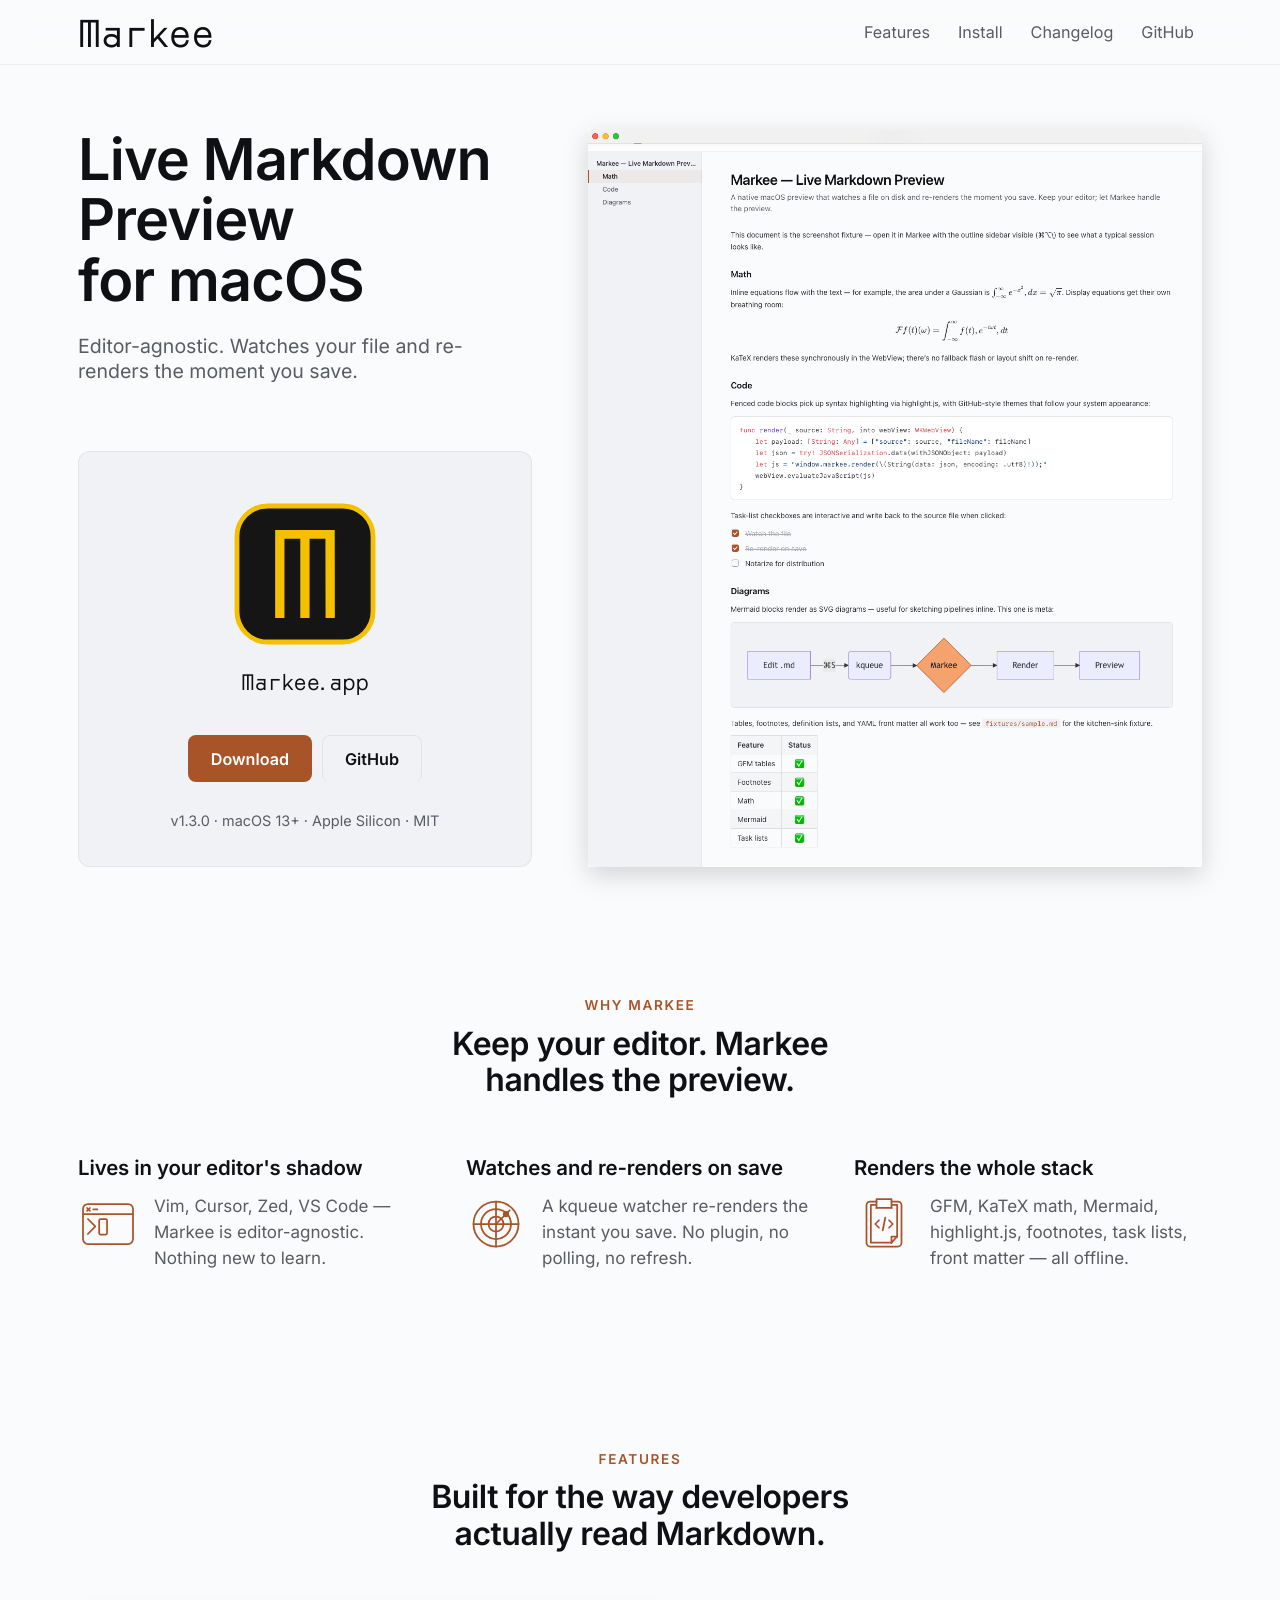
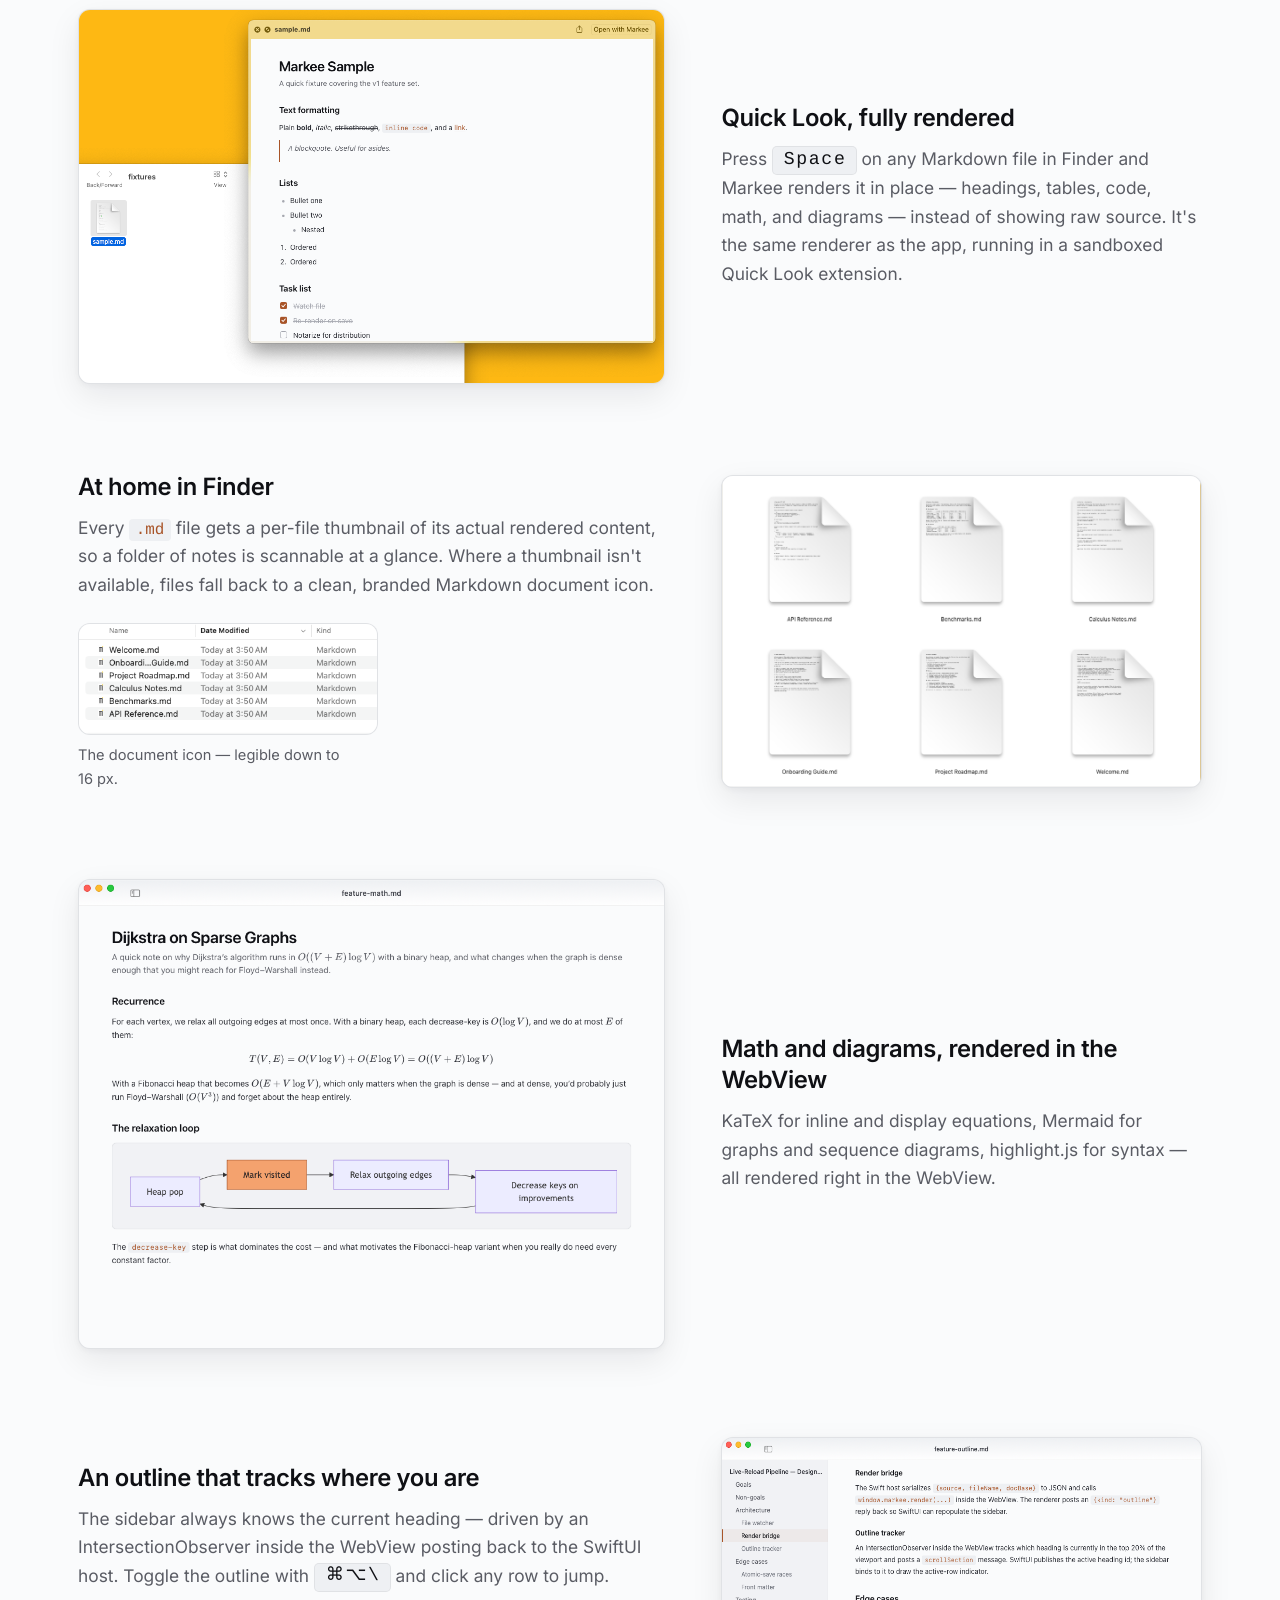
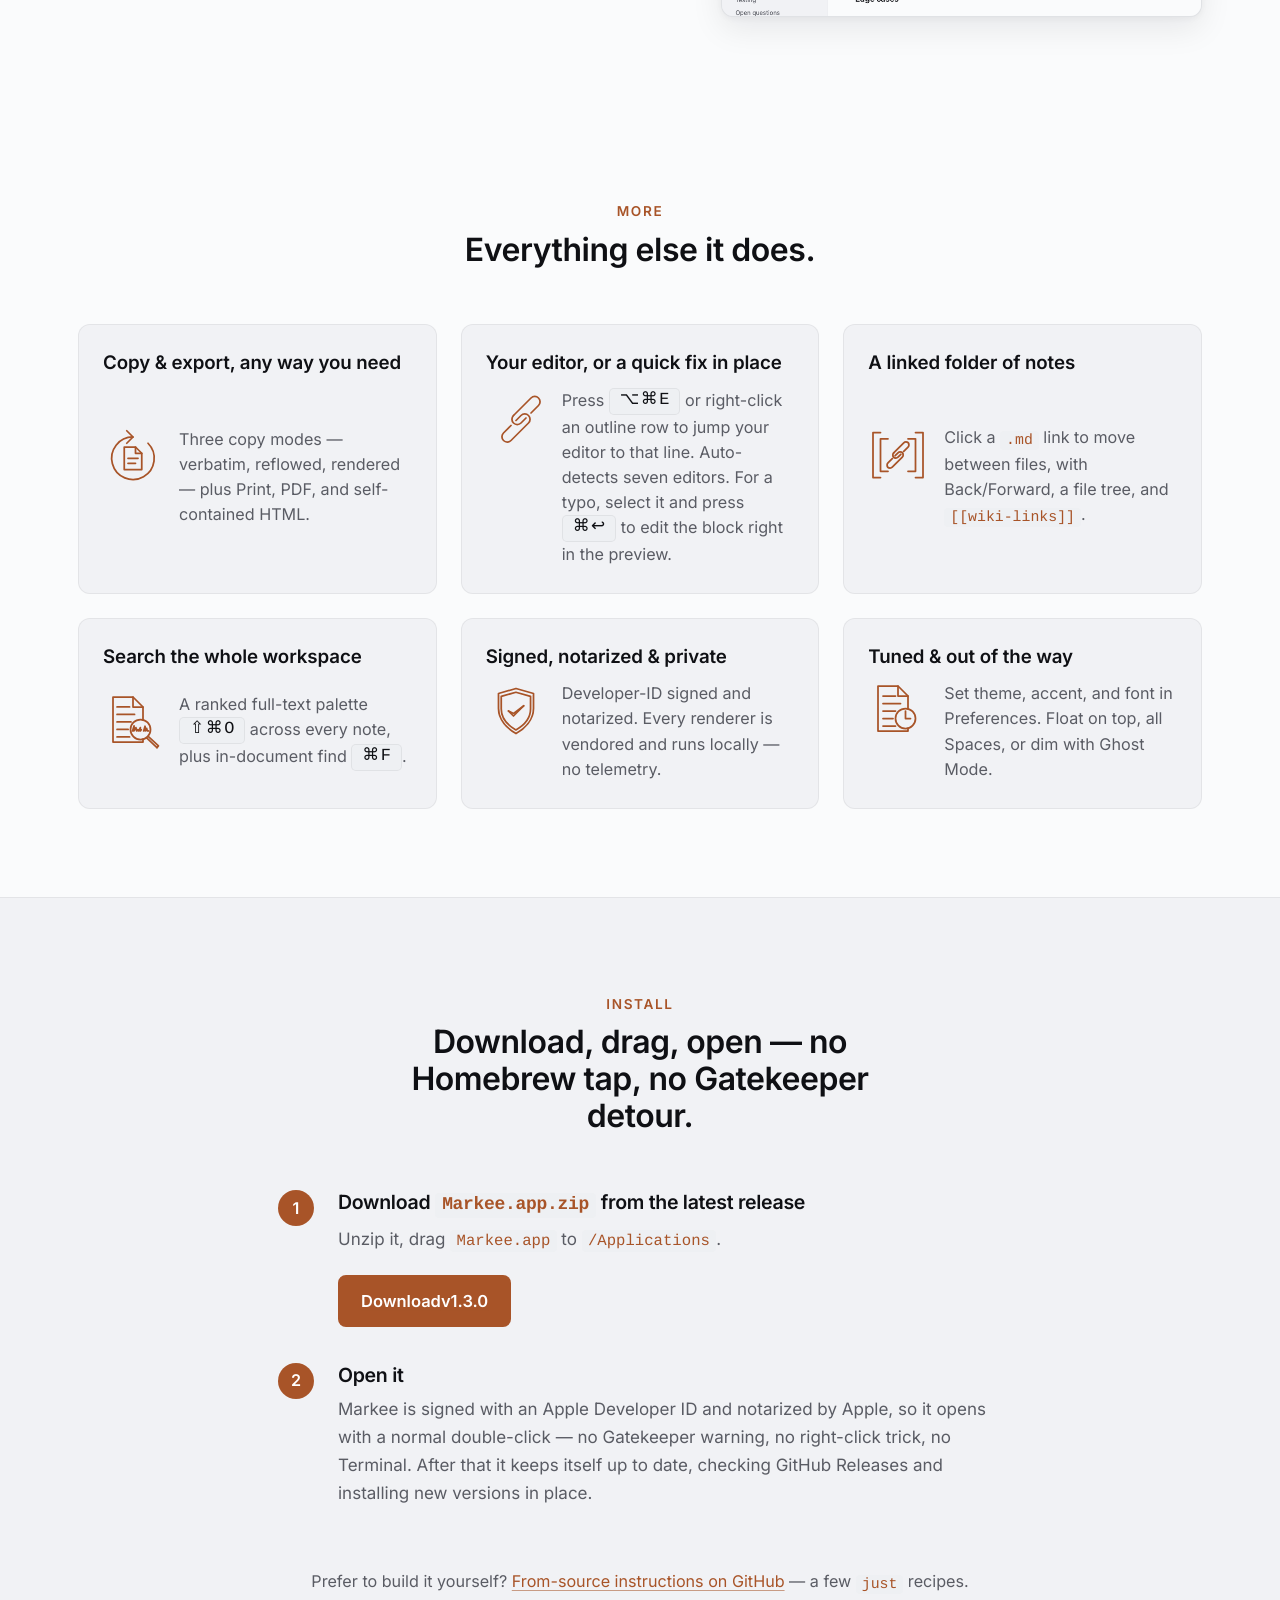
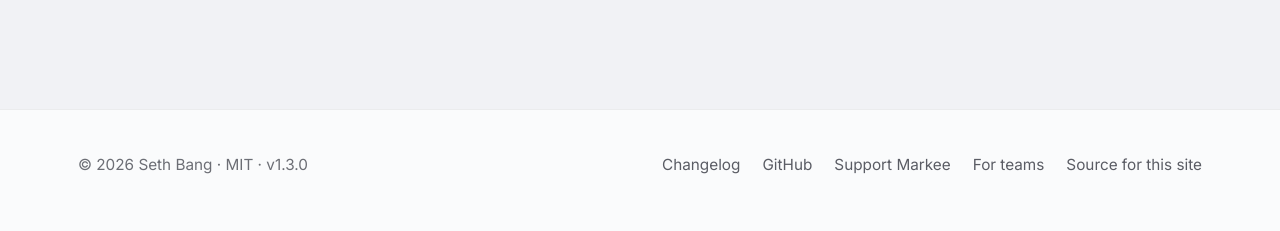
<file: site/index.html>
<!doctype html>
<html lang="en">
<head>
  <meta charset="utf-8">
  <meta name="viewport" content="width=device-width, initial-scale=1">
  <title>Markee — Live Markdown Preview for macOS</title>
  <meta name="description" content="A native macOS Markdown preview app that watches a file on disk and re-renders the moment you save. Editor-agnostic.">

  <meta property="og:title" content="Markee — Live Markdown Preview for macOS">
  <meta property="og:description" content="Editor-agnostic. Watches your file and re-renders the moment you save.">
  <meta property="og:image" content="https://markee.sbang.dev/img/window-dark.png">
  <meta property="og:url" content="https://markee.sbang.dev">
  <meta name="twitter:card" content="summary_large_image">

  <link rel="icon" type="image/svg+xml" href="img/app-icon.svg">
  <link rel="stylesheet" href="style.css">
</head>
<body>

<header class="site-header">
  <div class="container site-header-row">
    <a href="/" class="brand" aria-label="Markee home">
      <span class="brand-name">Markee</span>
    </a>
    <nav class="site-nav">
      <a href="#features">Features</a>
      <a href="#install">Install</a>
      <a href="https://github.com/sethbang/markee/blob/main/CHANGELOG.md">Changelog</a>
      <a href="https://github.com/sethbang/markee">GitHub</a>
    </nav>
  </div>
</header>

<main>
  <section class="hero">
    <div class="container hero-row">
      <div class="hero-copy">
        <div class="hero-intro">
          <h1>Live&nbsp;Markdown<br>Preview for&nbsp;macOS</h1>
          <p class="hero-sub">
            Editor-agnostic. Watches your file and re-renders the moment you save.
          </p>
        </div>
        <div class="hero-install">
          <div class="hero-install-brand">
            <img class="hero-install-icon" src="img/app-icon.svg" alt="" width="180" height="180">
            <p class="hero-install-name">Markee.app</p>
          </div>
          <div class="hero-install-ctas">
            <a class="btn btn-primary" href="https://github.com/sethbang/markee/releases/latest">Download</a>
            <a class="btn btn-ghost" href="https://github.com/sethbang/markee">GitHub</a>
          </div>
          <p class="hero-install-meta"><span class="js-version">v1.3.0</span> · macOS&nbsp;13+ · Apple&nbsp;Silicon · MIT</p>
        </div>
      </div>
      <div class="hero-art">
        <div class="hero-glow" aria-hidden="true"></div>
        <picture>
          <source media="(prefers-color-scheme: dark)" srcset="img/window-dark.png">
          <source media="(prefers-color-scheme: light)" srcset="img/window-light.png">
          <img src="img/window-light.png" alt="Markee window showing a Markdown file with outline sidebar, KaTeX equation, syntax-highlighted code, and a Mermaid diagram." width="1188" height="1428">
        </picture>
      </div>
    </div>
  </section>

  <section class="pillars">
    <div class="container">
      <header class="section-header">
        <p class="kicker">Why Markee</p>
        <h2>Keep your editor. Markee handles the preview.</h2>
      </header>
      <div class="pillars-grid">

        <div class="pillar">
          <div class="card-glyph" aria-hidden="true">
            <svg viewBox="0 0 24 24" width="64" height="64" fill="none" stroke-linecap="round" stroke-linejoin="round" stroke-miterlimit="1.5">
              <g><g><path d="M3.619,5.599L4.758,6.739" fill="none" stroke="currentColor" stroke-width="0.5"/><path d="M4.758,5.599L3.619,6.739" fill="none" stroke="currentColor" stroke-width="0.5"/><path d="M7.744,6.169L6.133,6.169" fill="none" stroke="currentColor" stroke-width="0.5"/></g><path d="M22,6L22,18C22,19.104 21.104,20 20,20L4,20C2.896,20 2,19.104 2,18L2,6C2,4.896 2.896,4 4,4L20,4C21.104,4 22,4.896 22,6Z" fill="none" stroke="currentColor" stroke-width="0.5" stroke-miterlimit="4"/><path d="M2,8L22,8" fill="none" fill-rule="nonzero" stroke="currentColor" stroke-width="0.5" stroke-miterlimit="4"/><path d="M3.965,10L6.925,12.954L3.965,16" fill="none" fill-rule="nonzero" stroke="currentColor" stroke-width="0.5" stroke-miterlimit="4"/><path d="M11.619,10.559L11.619,15.711C11.619,15.987 11.395,16.211 11.119,16.211L8.968,16.211C8.692,16.211 8.468,15.987 8.468,15.711L8.468,10.559C8.468,10.283 8.692,10.059 8.968,10.059L11.119,10.059C11.395,10.059 11.619,10.283 11.619,10.559Z" fill="none" stroke="currentColor" stroke-width="0.5" stroke-miterlimit="4"/></g>
            </svg>
          </div>
          <h3>Lives in your editor's shadow</h3>
          <p>Vim, Cursor, Zed, VS Code — Markee is editor-agnostic. Nothing new to learn.</p>
        </div>

        <div class="pillar">
          <div class="card-glyph" aria-hidden="true">
            <svg viewBox="0 0 24 24" width="64" height="64" fill="none" stroke-linecap="round" stroke-linejoin="round">
              <g data-role="silhouette"><circle cx="12" cy="12" r="9" fill="none" stroke="currentColor" stroke-width=".5"/></g><g data-role="structure"><circle cx="12" cy="12" r="6" fill="none" stroke="currentColor" stroke-width=".5"/><circle cx="12" cy="12" r="3" fill="none" stroke="currentColor" stroke-width=".5"/><polyline points="3,12 21,12" fill="none" stroke="currentColor" stroke-width=".5"/><polyline points="12,3 12,21" fill="none" stroke="currentColor" stroke-width=".5"/></g><g data-role="accent"><polyline points="12,12 17.5,6.5" fill="none" stroke="currentColor" stroke-width=".5"/><circle cx="16" cy="8" r=".9" fill="currentColor" stroke="currentColor" stroke-width=".5"/></g>
            </svg>
          </div>
          <h3>Watches and re-renders on save</h3>
          <p>A kqueue watcher re-renders the instant you save. No plugin, no polling, no refresh.</p>
        </div>

        <div class="pillar">
          <div class="card-glyph" aria-hidden="true">
            <svg viewBox="0 0 24 24" width="64" height="64" fill="none" stroke-linecap="round" stroke-linejoin="round">
              <g><path d="M15.019,3L17.5,3C18.328,3 19,3.672 19,4.5L19,19.5C19,20.328 18.328,21 17.5,21L6.5,21C5.672,21 5,20.328 5,19.5L5,4.5C5,3.672 5.672,3 6.5,3L9.01,3" fill="none" stroke="currentColor" stroke-width="0.5"/></g><g><path d="M15.161,4.365L17.258,4.365L17.258,17.012" fill="none" stroke="currentColor" stroke-width="0.5"/><path d="M17.258,17.012L15.001,19.47" fill="none" stroke="currentColor" stroke-width="0.5"/><path d="M15.001,19.47L6.742,19.47L6.742,4.365L8.861,4.365" fill="none" stroke="currentColor" stroke-width="0.5"/><path d="M15.001,19.47L15.001,17.012L17.24,17.012" fill="none" stroke="currentColor" stroke-width="0.5" stroke-miterlimit="1.5"/><path d="M9,5.596L9,2.096L15,2.096L15,5.596" fill="none" fill-rule="nonzero" stroke="currentColor" stroke-width="0.5"/><path d="M9,5.596L15,5.596" fill="none" stroke="currentColor" stroke-width="0.5" stroke-miterlimit="1.5"/></g><g><path d="M10,10.5L8.5,12L10,13.5" fill="none" fill-rule="nonzero" stroke="currentColor" stroke-width="0.5"/><path d="M14,10.5L15.5,12L14,13.5" fill="none" fill-rule="nonzero" stroke="currentColor" stroke-width="0.5"/><path d="M12.5,9.5L11.5,14.5" fill="none" fill-rule="nonzero" stroke="currentColor" stroke-width="0.5"/></g>
            </svg>
          </div>
          <h3>Renders the whole stack</h3>
          <p>GFM, KaTeX math, Mermaid, highlight.js, footnotes, task lists, front matter — all offline.</p>
        </div>

      </div>
    </div>
  </section>

  <section id="features" class="features">
    <div class="container">

      <header class="section-header">
        <p class="kicker">Features</p>
        <h2>Built for the way developers actually read Markdown.</h2>
      </header>

      <div class="feature-row reveal">
        <figure class="feature-art">
          <picture>
            <source media="(prefers-color-scheme: dark)" srcset="img/preview-dark.png" width="1170" height="746">
            <source media="(prefers-color-scheme: light)" srcset="img/preview-light.png" width="1164" height="742">
            <img src="img/preview-light.png" alt="A macOS Quick Look window showing a Markdown file rendered by Markee — headings, text, and code — instead of raw source." width="1164" height="742">
          </picture>
        </figure>
        <div class="feature-copy">
          <h3>Quick Look, fully rendered</h3>
          <p>Press <kbd>Space</kbd> on any Markdown file in Finder and Markee renders it in place — headings, tables, code, math, and diagrams — instead of showing raw source. It's the same renderer as the app, running in a sandboxed Quick Look extension.</p>
        </div>
      </div>

      <div class="feature-row feature-row-reverse reveal">
        <figure class="feature-art">
          <picture>
            <source media="(prefers-color-scheme: dark)" srcset="img/thumbnails-dark.png" width="1078" height="697">
            <source media="(prefers-color-scheme: light)" srcset="img/thumbnails-light.png" width="1080" height="701">
            <img src="img/thumbnails-light.png" alt="A Finder window in icon view showing several Markdown files, each with a per-file thumbnail of its rendered content." width="1080" height="701">
          </picture>
        </figure>
        <div class="feature-copy">
          <h3>At home in Finder</h3>
          <p>Every <code>.md</code> file gets a per-file thumbnail of its actual rendered content, so a folder of notes is scannable at a glance. Where a thumbnail isn't available, files fall back to a clean, branded Markdown document icon.</p>
          <figure class="feature-inline">
            <picture>
              <source media="(prefers-color-scheme: dark)" srcset="img/icon-dark.png" width="456" height="173">
              <source media="(prefers-color-scheme: light)" srcset="img/icon-light.png" width="466" height="172">
              <img src="img/icon-light.png" alt="The Markee Markdown document icon shown at small size — a white page carrying the Markee M mark." width="466" height="172">
            </picture>
            <figcaption>The document icon — legible down to 16&nbsp;px.</figcaption>
          </figure>
        </div>
      </div>

      <div class="feature-row reveal">
        <figure class="feature-art">
          <picture>
            <source media="(prefers-color-scheme: dark)" srcset="img/feature-math-dark.png" width="1000" height="753">
            <source media="(prefers-color-scheme: light)" srcset="img/feature-math-light.png" width="1000" height="800">
            <img src="img/feature-math-light.png" alt="Zoomed view of Markee showing a KaTeX display equation next to a Mermaid diagram." width="1000" height="800">
          </picture>
        </figure>
        <div class="feature-copy">
          <h3>Math and diagrams, rendered in the WebView</h3>
          <p>KaTeX for inline and display equations, Mermaid for graphs and sequence diagrams, highlight.js for syntax — all rendered right in the WebView.</p>
        </div>
      </div>

      <div class="feature-row feature-row-reverse reveal">
        <figure class="feature-art">
          <picture>
            <source media="(prefers-color-scheme: dark)" srcset="img/feature-outline-dark.png" width="1000" height="367">
            <source media="(prefers-color-scheme: light)" srcset="img/feature-outline-light.png" width="993" height="347">
            <img src="img/feature-outline-light.png" alt="Zoomed view of Markee's outline sidebar with one heading row highlighted in accent orange." width="993" height="347">
          </picture>
        </figure>
        <div class="feature-copy">
          <h3>An outline that tracks where you are</h3>
          <p>The sidebar always knows the current heading — driven by an IntersectionObserver inside the WebView posting back to the SwiftUI host. Toggle the outline with <kbd>⌘⌥\</kbd> and click any row to jump.</p>
        </div>
      </div>

    </div>
  </section>

  <section class="extras">
    <div class="container">
      <header class="section-header">
        <p class="kicker">More</p>
        <h2>Everything else it does.</h2>
      </header>
      <div class="extras-grid">

        <div class="extra-card">
          <div class="card-glyph" aria-hidden="true">
            <svg viewBox="0 0 24 24" width="64" height="64" fill="none" stroke-linecap="round" stroke-linejoin="round">
              <g data-role="silhouette"><polygon points="8.5,8 13,8 15.5,10.5 15.5,17 8.5,17" fill="none" stroke="currentColor" stroke-width=".5"/></g><g data-role="structure"><polyline points="13,8 13,10.5 15.5,10.5" fill="none" stroke="currentColor" stroke-width=".5"/><polyline points="10,12.5 14,12.5" fill="none" stroke="currentColor" stroke-width=".5"/><polyline points="10,14.5 13,14.5" fill="none" stroke="currentColor" stroke-width=".5"/></g><g data-role="accent"><path d="M 18 6.5 A 8.5 8.5 0 1 1 12 4" fill="none" stroke="currentColor" stroke-width=".5"/><polyline points="9.5,1.5 12,4 9.5,6.5" fill="none" stroke="currentColor" stroke-width=".5"/></g>
            </svg>
          </div>
          <h3>Copy & export, any way you need</h3>
          <p>Three copy modes — verbatim, reflowed, rendered — plus Print, PDF, and self-contained HTML.</p>
        </div>

        <div class="extra-card">
          <div class="card-glyph" aria-hidden="true">
            <svg viewBox="0 0 24 24" width="64" height="64" fill="none" stroke-linecap="round" stroke-linejoin="round">
              <g data-role="silhouette"><path d="M 11 11 L 18 4 A 2.12 2.12 0 0 1 21 7 L 18 10" fill="none" stroke="currentColor" stroke-width=".5"/><path d="M 16 12 L 14 14 A 2.12 2.12 0 0 1 11 11" fill="none" stroke="currentColor" stroke-width=".5"/></g><g data-role="structure"><path d="M 12 13 L 14 11 A 2.12 2.12 0 0 1 17 14 L 10 21 A 2.12 2.12 0 0 1 7 18 L 10 15" fill="none" stroke="currentColor" stroke-width=".5"/></g>
            </svg>
          </div>
          <h3>Your editor, or a quick fix in place</h3>
          <p>Press <kbd>⌥⌘E</kbd> or right-click an outline row to jump your editor to that line. Auto-detects seven editors. For a typo, select it and press <kbd>⌘↩</kbd> to edit the block right in the preview.</p>
        </div>

        <div class="extra-card">
          <div class="card-glyph" aria-hidden="true">
            <svg viewBox="0 0 24 24" width="64" height="64" fill="none" stroke-linecap="round" stroke-linejoin="round">
              <path d="M8,5.5L5,5.5L5,18.5L8,18.5" fill="none" fill-rule="nonzero" stroke="currentColor" stroke-width="0.5"/><path d="M16,5.5L19,5.5L19,18.5L16,18.5" fill="none" fill-rule="nonzero" stroke="currentColor" stroke-width="0.5"/><g><path d="M5,3L2,3L2,21L5,21" fill="none" fill-rule="nonzero" stroke="currentColor" stroke-width="0.5"/><path d="M19,3L22,3L22,21L19,21" fill="none" fill-rule="nonzero" stroke="currentColor" stroke-width="0.5"/></g><g><g><path d="M10.28,11.14L14.294,7.125C14.522,6.897 14.832,6.769 15.154,6.769C15.821,6.769 16.371,7.318 16.371,7.986C16.371,8.308 16.242,8.618 16.014,8.846L14.294,10.566" fill="none" fill-rule="nonzero" stroke="currentColor" stroke-width="0.5"/><path d="M13.147,11.713L12,12.86C11.772,13.088 11.462,13.217 11.14,13.217C10.472,13.217 9.923,12.667 9.923,12C9.923,11.677 10.052,11.368 10.28,11.14" fill="none" fill-rule="nonzero" stroke="currentColor" stroke-width="0.5"/></g><g><path d="M10.853,12.287L12,11.14C12.228,10.912 12.538,10.783 12.86,10.783C13.528,10.783 14.077,11.333 14.077,12C14.077,12.323 13.948,12.632 13.72,12.86L9.706,16.875C9.478,17.103 9.168,17.231 8.846,17.231C8.179,17.231 7.629,16.682 7.629,16.014C7.629,15.692 7.758,15.382 7.986,15.154L9.706,13.434" fill="none" fill-rule="nonzero" stroke="currentColor" stroke-width="0.5"/></g></g>
            </svg>
          </div>
          <h3>A linked folder of notes</h3>
          <p>Click a <code>.md</code> link to move between files, with Back/Forward, a file tree, and <code>[[wiki-links]]</code>.</p>
        </div>

        <div class="extra-card">
          <div class="card-glyph" aria-hidden="true">
            <svg viewBox="0 0 24 24" width="64" height="64" fill="none" stroke-linecap="round" stroke-linejoin="round">
              <g><path d="M16,18.865l0,1.135l-12,-0l0,-18l8,-0l4,4l0,5.158" fill="none" fill-rule="nonzero" stroke="currentColor" stroke-width="0.5"/><path d="M12,2l0,4l4,0" fill="none" fill-rule="nonzero" stroke="currentColor" stroke-width="0.5"/><path d="M5.617,5.986l5,0" fill="none" fill-rule="nonzero" stroke="currentColor" stroke-width="0.5"/><path d="M5.617,8.986l7,0" fill="none" fill-rule="nonzero" stroke="currentColor" stroke-width="0.5"/><path d="M5.617,11.986l5.575,0" fill="none" fill-rule="nonzero" stroke="currentColor" stroke-width="0.5"/><path d="M5.617,14.986l4.432,0" fill="none" fill-rule="nonzero" stroke="currentColor" stroke-width="0.5"/><path d="M11.825,15.576l0.589,-2.025l-0,2.025l0.731,-1.348l0.35,1.348l0.425,-0.513l0.36,0.513l0.653,-1.348l-0,1.348l0.367,-0.513" fill="none" fill-rule="nonzero" stroke="currentColor" stroke-width="0.5"/><path d="M16.269,15.576l0.554,-1.876l0.15,1.876l0.485,-1.013l0.297,1.013l0.365,-0" fill="none" fill-rule="nonzero" stroke="currentColor" stroke-width="0.5"/><path d="M5.617,17.986l5,0" fill="none" fill-rule="nonzero" stroke="currentColor" stroke-width="0.5"/><circle cx="15" cy="15" r="4" fill="none" stroke="currentColor" stroke-width="0.5"/><path d="M17.568,18.468l4.011,3.768" fill="none" fill-rule="nonzero" stroke="currentColor" stroke-width="0.5"/><path d="M18.177,17.865c-0,-0 3.072,2.784 3.999,3.711l-0.585,0.648" fill="none" fill-rule="nonzero" stroke="currentColor" stroke-width="0.5"/></g>
            </svg>
          </div>
          <h3>Search the whole workspace</h3>
          <p>A ranked full-text palette <kbd>⇧⌘O</kbd> across every note, plus in-document find <kbd>⌘F</kbd>.</p>
        </div>

        <div class="extra-card">
          <div class="card-glyph" aria-hidden="true">
            <svg viewBox="0 0 24 24" width="64" height="64" fill="none" stroke-linecap="round" stroke-linejoin="round">
              <g><path d="M11.959,4.501L17.821,6.176L17.821,11.201C17.821,14.969 14.89,17.901 11.959,19.575C9.028,17.901 6.097,14.969 6.097,11.201L6.097,6.176L11.959,4.501Z" fill="none" fill-rule="nonzero" stroke="currentColor" stroke-width="0.5"/></g><g><path d="M12,3L19,5L19,11C19,15.5 15.5,19 12,21C8.5,19 5,15.5 5,11L5,5L12,3Z" fill="none" fill-rule="nonzero" stroke="currentColor" stroke-width="0.5"/></g><g><path d="M9,12L11,14L15,10" fill="none" fill-rule="nonzero" stroke="currentColor" stroke-width="0.5"/><path d="M15.121,9.876L11.045,12.976L9,12" fill="none" stroke="currentColor" stroke-width="0.5" stroke-miterlimit="1.5"/></g>
            </svg>
          </div>
          <h3>Signed, notarized &amp; private</h3>
          <p>Developer-ID signed and notarized. Every renderer is vendored and runs locally — no telemetry.</p>
        </div>

        <div class="extra-card">
          <div class="card-glyph" aria-hidden="true">
            <svg viewBox="0 0 24 24" width="64" height="64" fill="none" stroke-linecap="round" stroke-linejoin="round">
              <g><path d="M16,18.912L16,20L4,20L4,2L12,2L16,6L16,11" fill="none" fill-rule="nonzero" stroke="currentColor" stroke-width="0.5"/></g><g><path d="M12,2L12,6L16,6" fill="none" fill-rule="nonzero" stroke="currentColor" stroke-width="0.5"/><path d="M6,6L11,6" fill="none" fill-rule="nonzero" stroke="currentColor" stroke-width="0.5"/><path d="M6,9L13,9" fill="none" fill-rule="nonzero" stroke="currentColor" stroke-width="0.5"/><path d="M6,12L11,12" fill="none" fill-rule="nonzero" stroke="currentColor" stroke-width="0.5"/><path d="M6,15L10,15" fill="none" fill-rule="nonzero" stroke="currentColor" stroke-width="0.5"/><path d="M6,18L11,18" fill="none" fill-rule="nonzero" stroke="currentColor" stroke-width="0.5"/></g><g><circle cx="15" cy="15" r="4" fill="none" stroke="currentColor" stroke-width="0.5"/><path d="M15,12L15,15L17,15" fill="none" fill-rule="nonzero" stroke="currentColor" stroke-width="0.5"/></g>
            </svg>
          </div>
          <h3>Tuned &amp; out of the way</h3>
          <p>Set theme, accent, and font in Preferences. Float on top, all Spaces, or dim with Ghost Mode.</p>
        </div>

      </div>
    </div>
  </section>

  <section id="install" class="install">
    <div class="container install-wrap">

      <header class="section-header">
        <p class="kicker">Install</p>
        <h2>Download, drag, open — no Homebrew tap, no Gatekeeper detour.</h2>
      </header>

      <ol class="install-steps reveal">
        <li>
          <div class="install-num">1</div>
          <div class="install-body">
            <h3>Download <code>Markee.app.zip</code> from the latest release</h3>
            <p>Unzip it, drag <code>Markee.app</code> to <code>/Applications</code>.</p>
            <a class="btn btn-primary" href="https://github.com/sethbang/markee/releases/latest">Download <span class="js-version">v1.3.0</span></a>
          </div>
        </li>
        <li>
          <div class="install-num">2</div>
          <div class="install-body">
            <h3>Open it</h3>
            <p>Markee is signed with an Apple Developer ID and notarized by Apple, so it opens with a normal double-click — no Gatekeeper warning, no right-click trick, no Terminal. After that it keeps itself up to date, checking GitHub Releases and installing new versions in place.</p>
          </div>
        </li>
      </ol>

      <p class="install-source">
        Prefer to build it yourself? <a href="https://github.com/sethbang/markee#from-source">From-source instructions on GitHub</a> — a few <code>just</code> recipes.
      </p>

    </div>
  </section>
</main>

<footer class="site-footer">
  <div class="container site-footer-row">
    <p class="footer-meta">
      © 2026 Seth Bang · MIT · <span class="js-version">v1.3.0</span>
    </p>
    <nav class="footer-nav">
      <a href="https://github.com/sethbang/markee/blob/main/CHANGELOG.md">Changelog</a>
      <a href="https://github.com/sethbang/markee">GitHub</a>
      <a href="/support">Support Markee</a>
      <a href="/teams">For teams</a>
      <a href="https://github.com/sethbang/markee/tree/main/site">Source for this site</a>
    </nav>
  </div>
</footer>

<script src="script.js" defer></script>
</body>
</html>
</file>
<file: site/style.css>
/* ============================================================================
   markee.sbang.dev — Soft Modern landing page.
   Light + dark via prefers-color-scheme; tokens mirror the app's theme.css.
   ============================================================================ */

@font-face {
  font-family: "Inter";
  font-style: normal;
  font-weight: 400;
  font-display: swap;
  src: url("fonts/inter-400.woff2") format("woff2");
}
@font-face {
  font-family: "Inter";
  font-style: normal;
  font-weight: 600;
  font-display: swap;
  src: url("fonts/inter-600.woff2") format("woff2");
}
@font-face {
  font-family: "Orbit";
  font-style: normal;
  font-weight: 400;
  font-display: swap;
  src: url("fonts/orbit-400.woff2") format("woff2");
}

:root {
  color-scheme: light dark;

  /* Light tokens — match Resources/web/theme.css */
  --surface: #fafbfc;
  --surface-2: #f1f2f5;
  --surface-3: #eef0f3;
  --fg: #2b2d34;
  --fg-strong: #0f1014;
  --fg-muted: #5a5c64;
  --fg-dim: #6c6e75;
  --accent: #a85428;
  --on-accent: #ffffff;
  --accent-soft: rgba(168, 84, 40, 0.07);
  --accent-glow: rgba(168, 84, 40, 0.22);
  --hairline: rgba(0, 0, 0, 0.06);
  --shadow-card: 0 12px 32px rgba(15, 16, 20, 0.08), 0 2px 6px rgba(15, 16, 20, 0.04);

  --max-width: 1180px;
  --radius-card: 12px;
  --radius-button: 8px;
}

@media (prefers-color-scheme: dark) {
  :root {
    --surface: #1c1d22;
    --surface-2: #16171b;
    --surface-3: #26272d;
    --fg: #cfd1d8;
    --fg-strong: #f4f5f8;
    --fg-muted: #9ea0a8;
    --fg-dim: #8b8d96;
    --accent: #f3a26e;
    --on-accent: #151515;
    --accent-soft: rgba(243, 162, 110, 0.05);
    --accent-glow: rgba(243, 162, 110, 0.18);
    --hairline: rgba(255, 255, 255, 0.04);
    --shadow-card: 0 16px 40px rgba(0, 0, 0, 0.45), 0 2px 6px rgba(0, 0, 0, 0.3);
  }
}

* { box-sizing: border-box; }

html, body {
  margin: 0;
  padding: 0;
  background: var(--surface);
  color: var(--fg);
  font-family: "Inter", -apple-system, "SF Pro Text", system-ui, sans-serif;
  font-size: 17px;
  line-height: 1.65;
  -webkit-font-smoothing: antialiased;
  text-rendering: geometricPrecision;
}

img { max-width: 100%; height: auto; display: block; }

a {
  color: var(--accent);
  text-decoration: none;
  border-bottom: 1px solid transparent;
  transition: border-color 120ms ease;
}
a:hover { border-bottom-color: var(--accent); }

/* Body-text links need a non-color affordance (WCAG: don't rely on color
   alone to indicate links). Underline anchors that live inside flowing
   prose; nav / button / brand-mark anchors are explicitly opted out. */
p a, li a, dd a {
  text-decoration: underline;
  text-decoration-thickness: 1px;
  text-underline-offset: 3px;
  text-decoration-color: color-mix(in srgb, var(--accent) 55%, transparent);
}
p a:hover, li a:hover, dd a:hover {
  text-decoration-color: var(--accent);
}

code, pre {
  font-family: ui-monospace, "SF Mono", "JetBrains Mono", Menlo, monospace;
  font-size: 0.92em;
}
code {
  background: var(--surface-3);
  padding: 0.12em 0.4em;
  border-radius: 4px;
  color: var(--accent);
}
pre {
  background: var(--surface-3);
  padding: 16px 20px;
  border-radius: 10px;
  overflow-x: auto;
  line-height: 1.55;
}
pre code { background: transparent; padding: 0; color: var(--fg); }

h1, h2, h3 {
  font-weight: 600;
  letter-spacing: -0.015em;
  color: var(--fg-strong);
  margin: 0;
}
h1 { font-size: clamp(2.4rem, 4.5vw, 3.6rem); line-height: 1.05; }
h2 { font-size: clamp(1.6rem, 2.5vw, 2.1rem); line-height: 1.15; }
h3 { font-size: 1.15rem; line-height: 1.3; }

.container {
  max-width: var(--max-width);
  margin: 0 auto;
  padding: 0 28px;
}

.section { padding: 88px 0; }
@media (max-width: 768px) {
  .section { padding: 56px 0; }
}

/* ---- Site header --------------------------------------------------------- */
.site-header {
  position: sticky;
  top: 0;
  z-index: 50;
  background: color-mix(in srgb, var(--surface) 78%, transparent);
  backdrop-filter: saturate(180%) blur(14px);
  -webkit-backdrop-filter: saturate(180%) blur(14px);
  border-bottom: 1px solid var(--hairline);
}

.site-header-row {
  display: flex;
  align-items: center;
  justify-content: space-between;
  height: 64px;
}

.brand {
  display: inline-flex;
  align-items: center;
  gap: 10px;
  color: var(--accent);
  border-bottom: none;
  min-height: 44px;
  padding: 4px 0;
}
.brand-name {
  font-family: "Orbit", -apple-system, system-ui, sans-serif;
  font-weight: 500;
  font-size: 2.25rem;
  color: var(--fg-strong);
  letter-spacing: -0.005em;
  line-height: 1;
}

.site-nav {
  display: flex;
  gap: 12px;
}
.site-nav a {
  color: var(--fg-muted);
  font-size: 0.95rem;
  font-weight: 500;
  border-bottom: none;
  padding: 10px 8px;
  display: inline-flex;
  align-items: center;
  min-height: 44px;
}
.site-nav a:hover { color: var(--fg-strong); }

@media (max-width: 540px) {
  .site-nav a:nth-child(3) { display: none; } /* hide "Changelog" link on phone widths */
  .site-nav { gap: 4px; }
  .site-nav a { padding: 10px 6px; }

  .hero-install-icon { width: 140px; height: 140px; }
  .hero-install-name { font-size: 1.15rem; }

  pre { font-size: 0.78rem; padding: 14px 16px; }

  .install-steps > li { gap: 14px; }
}

/* ---- Hero ---------------------------------------------------------------- */
.hero { padding: 64px 0 96px; }

.hero-row {
  display: grid;
  grid-template-columns: minmax(0, 0.85fr) minmax(0, 1.15fr);
  gap: 56px;
  align-items: stretch;
}

@media (max-width: 960px) {
  .hero-row {
    grid-template-columns: 1fr;
    gap: 40px;
  }
  /* Stacked hero: constrain the copy column to the install card's width and
     center it, so tablet widths get the same tidy block as phones instead of
     a left-stranded card with dead space beside it. */
  .hero-copy {
    max-width: 460px;
    margin-inline: auto;
    width: 100%;
  }
  .hero-install { margin-top: 0; }
}

.hero-copy {
  display: flex;
  flex-direction: column;
  gap: 36px;
}

.hero-intro h1 { margin-bottom: 24px; }
.hero-sub {
  font-size: 1.15rem;
  line-height: 1.25;
  color: var(--fg-muted);
  margin: 0;
  max-width: 32ch;
}
.hero-ctas { display: flex; gap: 12px; margin-bottom: 24px; flex-wrap: wrap; }

/* Install card — natural compact size; the parent .hero-copy centers it
   vertically so the column-match still works without forcing dead space
   inside the card. icon → CTAs → version/meta, all centered. */
.hero-install {
  margin-top: auto;
  display: flex;
  flex-direction: column;
  align-items: center;
  justify-content: center;
  text-align: center;
  gap: 28px;
  padding: 32px 28px;
  background: var(--surface-2);
  border: 1px solid var(--hairline);
  border-radius: var(--radius-card);
  max-width: 460px;
}
.hero-install-brand {
  display: flex;
  flex-direction: column;
  align-items: center;
  gap: 6px;
  padding-bottom: 15px;
}
.hero-install-icon {
  display: block;
  border-radius: 28px;
}
.hero-install-name {
  font-family: "Orbit", -apple-system, system-ui, sans-serif;
  font-size: 1.3rem;
  color: var(--fg-strong);
  margin: 0;
  letter-spacing: -0.005em;
  line-height: 1;
}
.hero-install-ctas { display: flex; gap: 10px; flex-wrap: wrap; justify-content: center; }
.hero-install-ctas .btn {
  padding: 10px 22px;
  font-size: 0.95rem;
}
.hero-install-meta {
  font-size: 0.85rem;
  color: var(--fg-muted);
  margin: 0;
}

.btn {
  display: inline-flex;
  align-items: center;
  padding: 12px 22px;
  border-radius: var(--radius-button);
  font-weight: 600;
  font-size: 0.97rem;
  border: 1px solid transparent;
  border-bottom: none;
  transition: transform 100ms ease, background 120ms ease, border-color 120ms ease;
}
.btn:hover { transform: translateY(-1px); }
.btn-primary {
  background: var(--accent);
  color: var(--on-accent);
}
.btn-primary:hover { background: color-mix(in srgb, var(--accent) 88%, #000 12%); }

.btn-ghost {
  background: transparent;
  color: var(--fg-strong);
  border-color: var(--hairline);
}
.btn-ghost:hover { border-color: var(--fg-muted); }

.hero-art { position: relative; }
/* The hero screenshots are captured with ⌘⇧4 → Space → window, which bakes
   the macOS window shadow into the PNG itself (the transparent margin around
   the visible window carries it). Don't overlay our own border-radius,
   border, or heavy shadow — they clip into the captured shadow and create
   the asymmetric halo. A very subtle additive shadow is all that's needed
   to seat the image against the surface. */
.hero-art picture, .hero-art img {
  border: none;
  border-radius: 0;
  box-shadow: 0 8px 24px rgba(0, 0, 0, 0.16);
  background: transparent;
}
.hero-glow {
  position: absolute;
  inset: 6% 4% 4% 4%;
  background: radial-gradient(55% 45% at 50% 55%, var(--accent-glow), transparent 72%);
  filter: blur(36px);
  z-index: -1;
  pointer-events: none;
  opacity: 0.55;
}

/* ---- Shared icon (sits directly on the card, no chip) -------------------- */
.card-glyph {
  display: inline-flex;
  align-items: center;
  justify-content: center;
  width: 60px; height: 60px;
  color: var(--accent);
}
/* Designed icons carry a 0.5 hairline in-source; nudge to 0.7 at display size.
   This CSS stroke-width overrides each path's presentation attribute without
   editing the SVG sources. */
.card-glyph svg * { stroke-width: 0.7; }

/* Card layout: the heading sits full-width on top; below it the icon takes a
   left column and the body a right column, so the body never wraps under the
   icon. Explicit grid placement, so DOM order (glyph, h3, p) is irrelevant. */
.pillar, .extra-card {
  display: grid;
  grid-template-columns: auto 1fr;
  column-gap: 16px;
  align-items: start;
}
.pillar h3, .extra-card h3 {
  grid-column: 1 / -1; grid-row: 1;
  margin: 0 0 12px;
  letter-spacing: -0.005em;
}
.pillar .card-glyph, .extra-card .card-glyph { grid-column: 1; grid-row: 2; }
.pillar p, .extra-card p {
  grid-column: 2; grid-row: 2;
  color: var(--fg-muted);
  line-height: 1.55;
  margin: 0;
}

/* ---- Pillars (under the hero) -------------------------------------------- */
.pillars { padding: 32px 0 80px; }

.pillars-grid {
  display: grid;
  grid-template-columns: repeat(3, 1fr);
  gap: 40px;
}
.pillar h3 { font-size: 1.2rem; }
.pillar p { font-size: 1rem; }

@media (max-width: 880px) {
  .pillars-grid { grid-template-columns: 1fr; gap: 32px; }
}

/* ---- Everything-else grid (after the gallery) ---------------------------- */
.extras { padding: 88px 0; }

.extras-grid {
  display: grid;
  grid-template-columns: repeat(3, 1fr);
  gap: 24px;
}
.extra-card {
  padding: 26px 24px;
  background: var(--surface-2);
  border: 1px solid var(--hairline);
  border-radius: var(--radius-card);
}
.extra-card h3 { font-size: 1.1rem; }
.extra-card p { font-size: 0.95rem; }

@media (max-width: 880px) {
  .extras-grid { grid-template-columns: 1fr; gap: 20px; }
}

kbd {
  display: inline-block;
  padding: 0.14em 0.5em;
  font-family: ui-monospace, "SF Mono", monospace;
  font-size: 1.05em;
  line-height: 1.2;
  letter-spacing: 0.09em;
  text-indent: 0.09em; /* offset the trailing letter-spacing so glyphs stay centred */
  vertical-align: middle;
  background: var(--surface-3);
  border: 1px solid var(--hairline);
  border-radius: 5px;
  color: var(--fg-strong);
}

/* ---- Section header ------------------------------------------------------ */
.section-header { text-align: center; margin-bottom: 56px; }
.section-header h2 { max-width: 22ch; margin: 8px auto 0; }
.kicker {
  font-size: 0.8rem;
  font-weight: 600;
  letter-spacing: 0.12em;
  text-transform: uppercase;
  color: var(--accent);
  margin: 0;
}

/* ---- Feature gallery ----------------------------------------------------- */
.features { padding: 96px 0; }

.feature-row {
  display: grid;
  grid-template-columns: minmax(0, 1.1fr) minmax(0, 0.9fr);
  gap: 56px;
  align-items: center;
  margin-bottom: 88px;
}
.feature-row:last-child { margin-bottom: 0; }

.feature-row-reverse .feature-art { order: 2; }
.feature-row-reverse .feature-copy { order: 1; }

@media (max-width: 880px) {
  .feature-row, .feature-row-reverse {
    grid-template-columns: 1fr;
    gap: 24px;
    margin-bottom: 56px;
  }
  .feature-row-reverse .feature-art,
  .feature-row-reverse .feature-copy { order: initial; }
}

.feature-art { margin: 0; }
.feature-art img {
  border-radius: var(--radius-card);
  box-shadow: var(--shadow-card);
  border: 1px solid var(--hairline);
  background: var(--surface-3);
  min-height: 180px;
}

.feature-copy h3 { font-size: 1.4rem; margin-bottom: 12px; }
.feature-copy p {
  color: var(--fg-muted);
  font-size: 1.02rem;
  line-height: 1.65;
  margin: 0;
}

.feature-inline {
  margin: 22px 0 0;
  max-width: 300px;
}
.feature-inline img {
  width: 100%;
  height: auto;
  border-radius: var(--radius-card);
  border: 1px solid var(--hairline);
  background: var(--surface-3);
}
.feature-inline figcaption {
  margin-top: 8px;
  font-size: 0.86rem;
  color: var(--fg-muted);
}

/* ---- Install ------------------------------------------------------------- */
.install {
  background: var(--surface-2);
  padding: 96px 0;
  border-top: 1px solid var(--hairline);
}
.install-wrap { max-width: 780px; margin: 0 auto; }

.install-steps {
  list-style: none;
  padding: 0;
  margin: 0;
  display: flex;
  flex-direction: column;
  gap: 36px;
}
.install-steps > li {
  display: grid;
  grid-template-columns: auto minmax(0, 1fr);
  gap: 24px;
  align-items: start;
}

.install-body { min-width: 0; }

.install-num {
  width: 36px; height: 36px;
  border-radius: 50%;
  background: var(--accent);
  color: #fff;
  display: inline-flex;
  align-items: center;
  justify-content: center;
  font-weight: 600;
  font-size: 0.95rem;
}

.install-body h3 { font-size: 1.15rem; margin-bottom: 8px; }
.install-body p { color: var(--fg-muted); margin: 0 0 12px; }
.install-body .btn { margin-top: 8px; }

.install-options {
  margin: 0 0 12px;
  padding-left: 20px;
  color: var(--fg-muted);
}
.install-options li { margin: 6px 0; }

.install-source {
  margin-top: 48px;
  text-align: center;
  color: var(--fg-muted);
  font-size: 0.95rem;
}

/* ---- Footer -------------------------------------------------------------- */
.site-footer {
  padding: 32px 0 48px;
  border-top: 1px solid var(--hairline);
  font-size: 0.9rem;
  color: var(--fg-dim);
}
.site-footer-row {
  display: flex;
  justify-content: space-between;
  align-items: center;
  gap: 16px;
  flex-wrap: wrap;
}
.footer-meta { margin: 0; }
.footer-nav { display: flex; flex-wrap: wrap; gap: 8px 22px; }
.footer-nav a {
  color: var(--fg-muted);
  border-bottom: none;
  padding: 10px 0;
  display: inline-flex;
  align-items: center;
  min-height: 44px;
}
.footer-nav a:hover { color: var(--fg-strong); }

/* ---- Reveal-on-scroll ---------------------------------------------------- */
/* Default state is visible — JS adds .reveal-armed to opt into the animation,
   then .is-visible on intersect. If JS fails or stalls, content stays shown. */
.reveal.reveal-armed {
  opacity: 0;
  transform: translateY(12px);
  transition: opacity 500ms ease, transform 500ms ease;
}
.reveal.reveal-armed.is-visible {
  opacity: 1;
  transform: none;
}

/* Respect users who don't want motion. */
@media (prefers-reduced-motion: reduce) {
  .reveal.reveal-armed { opacity: 1; transform: none; transition: none; }
}
</file>
